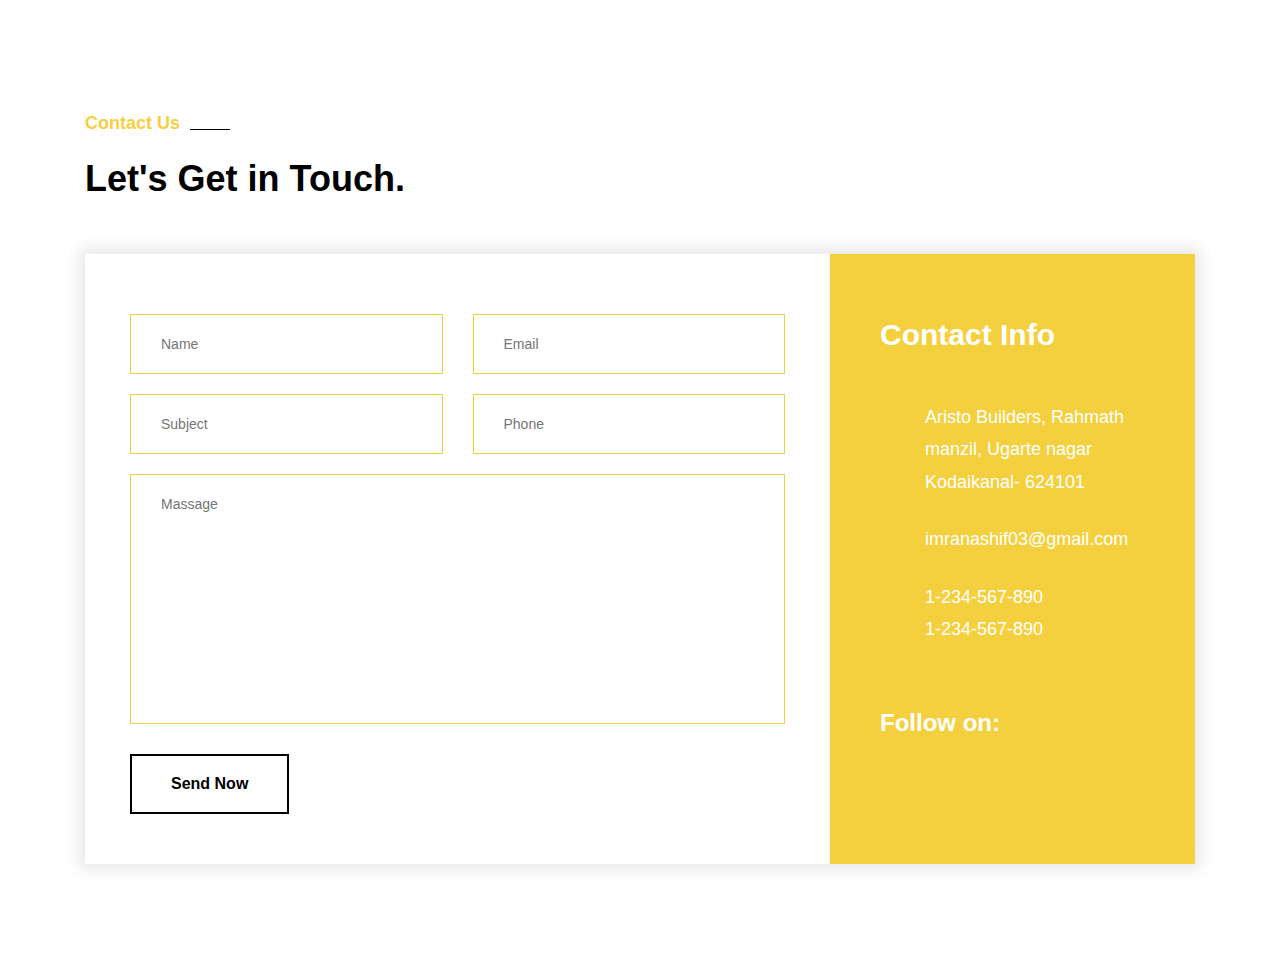
<file: Project_02/contact/index.html>
<!DOCTYPE html>
<html lang="en" >
<head>
  <meta charset="UTF-8">
  <title>Aristo Builders</title>
  <link rel="stylesheet" href="https://maxcdn.bootstrapcdn.com/bootstrap/4.1.3/css/bootstrap.min.css">
  <link rel="stylesheet" href="https://demo.voidcoders.com/htmldemo/fitgear/main-files/assets/css/animate.css">
<link rel="stylesheet" href="https://use.fontawesome.com/releases/v5.6.3/css/all.css" integrity="sha384-UHRtZLI+pbxtHCWp1t77Bi1L4ZtiqrqD80Kn4Z8NTSRyMA2Fd33n5dQ8lWUE00s/" crossorigin="anonymous"><link rel="stylesheet" href="./style.css">

</head>
<body>
<!-- partial:index.partial.html -->
<section class="contact-page-section">
      <div class="container">
          <div class="sec-title">
              <div class="title">Contact Us</div>
                <h2>Let's Get in Touch.</h2>
            </div>
            <div class="inner-container">
              <div class="row clearfix">
                
                  <!--Form Column-->
                    <div class="form-column col-md-8 col-sm-12 col-xs-12">
                      <div class="inner-column">
                          
                            <!--Contact Form-->
                            <div class="contact-form">
                                <form method="post" action="sendemail.php" id="contact-form">
                                    <div class="row clearfix">
                                        <div class="form-group col-md-6 col-sm-6 co-xs-12">
                                            <input type="text" name="name" value="" placeholder="Name" required>
                                        </div>
                                        <div class="form-group col-md-6 col-sm-6 co-xs-12">
                                            <input type="email" name="email" value="" placeholder="Email" required>
                                        </div>
                                        <div class="form-group col-md-6 col-sm-6 co-xs-12">
                                            <input type="text" name="subject" value="" placeholder="Subject" required>
                                        </div>
                                        <div class="form-group col-md-6 col-sm-6 co-xs-12">
                                            <input type="text" name="phone" value="" placeholder="Phone" required>
                                        </div>
                                        <div class="form-group col-md-12 col-sm-12 co-xs-12">
                                            <textarea name="message" placeholder="Massage"></textarea>
                                        </div>
                                        <div class="form-group col-md-12 col-sm-12 co-xs-12">
                                            <button type="submit" class="theme-btn btn-style-one">Send Now</button>
                                        </div>
                                    </div>
                                </form>
                            </div>
                            <!--End Contact Form-->
                            
                        </div>
                    </div>
                    
                    <!--Info Column-->
                    <div class="info-column col-md-4 col-sm-12 col-xs-12">
                      <div class="inner-column">
                          <h2>Contact Info</h2>
                            <ul class="list-info">
                              <li><i class="fas fa-globe"></i>Aristo Builders,
Rahmath manzil,
Ugarte nagar 
Kodaikanal- 624101</li>
                                <li><i class="far fa-envelope"></i>imranashif03@gmail.com</li>
                                <li><i class="fas fa-phone"></i>1-234-567-890 <br> 1-234-567-890</li>
                            </ul>
                            <ul class="social-icon-four">
                                <li class="follow">Follow on: </li>
                                <li><a href="#"><i class="fab fa-facebook-f"></i></a></li>
                                <li><a href="#"><i class="fab fa-twitter"></i></a></li>
                                <li><a href="#"><i class="fab fa-google-plus-g"></i></a></li>
                                <li><a href="#"><i class="fab fa-dribbble"></i></a></li>
                                <li><a href="#"><i class="fab fa-pinterest-p"></i></a></li>
                            </ul>
                        </div>
                    </div>
                    
                </div>
            </div>
        </div>
    </section>
<!-- partial -->
  <script src='https://code.jquery.com/jquery-2.1.0.js'></script>
<script src='https://maxcdn.bootstrapcdn.com/bootstrap/4.1.3/js/bootstrap.min.js'></script>
</body>
</html>
</file>
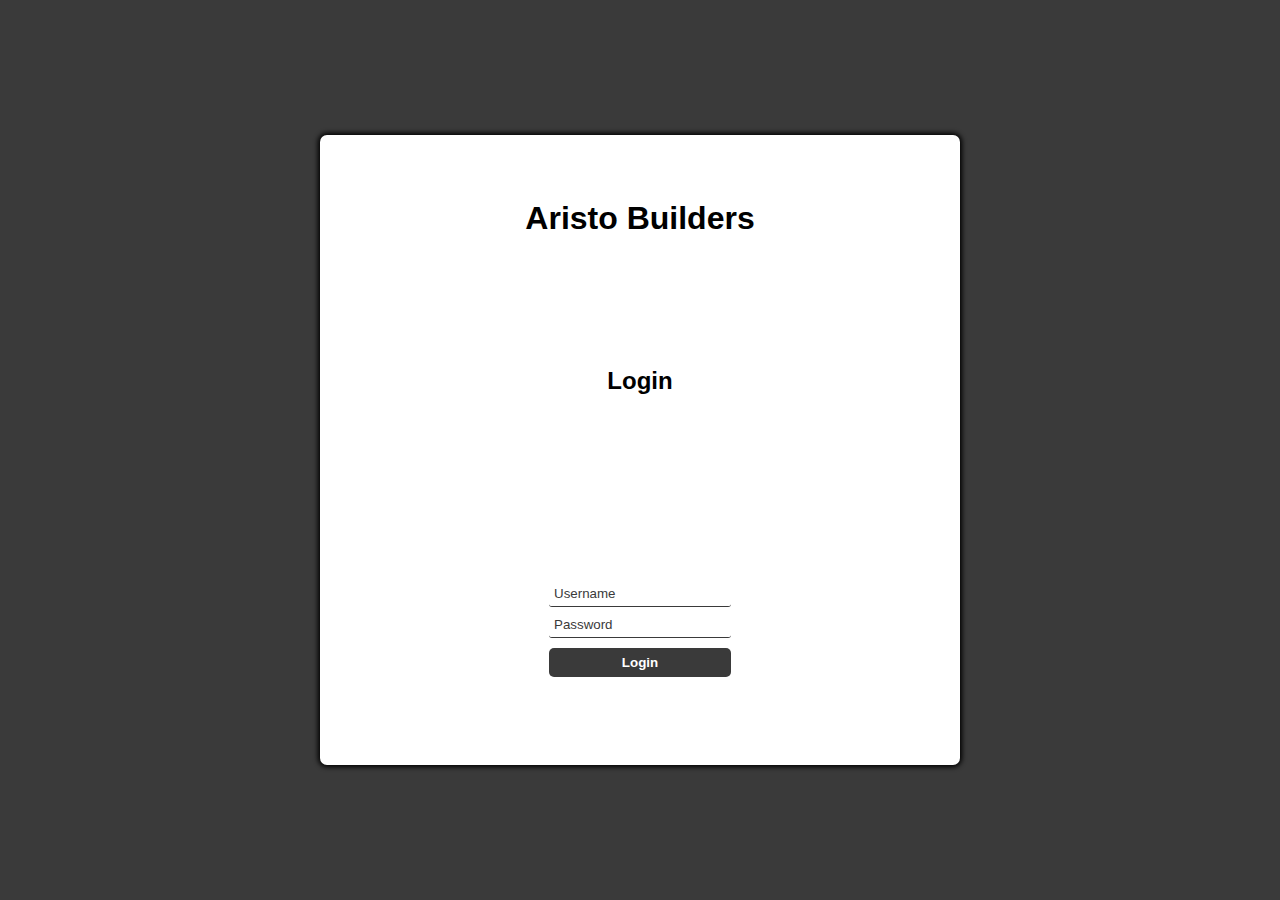
<file: Project_02/login.html>
<!DOCTYPE html>
<html lang="en">

<head>
  <meta charset="UTF-8">
  <meta name="viewport" content="width=device-width, initial-scale=1.0">
  <title>Login</title>
  <link rel="stylesheet" href="loginpage.css">
  <script defer src="login-page.js"></script>
</head>

<body>
  <main id="main-holder">
    <h1 id="login-header">Aristo Builders</h1>
    <h2 id="login-header">Login</h2>
    
    <div id="login-error-msg-holder">
      <p id="login-error-msg">Invalid username <span id="error-msg-second-line">and/or password</span></p>
    </div>
    
    <form id="login-form">
      <input type="text" name="username" id="username-field" class="login-form-field" placeholder="Username">
      <input type="password" name="password" id="password-field" class="login-form-field" placeholder="Password">
      <input type="submit" value="Login" id="login-form-submit">
    </form>
  
  </main>
</body>

</html>
</file>
<file: Project_02/contact/style.css>
li,ul
{
	list-style:none;padding:0;margin:0
}
.sec-title
{
	position:relative;padding-bottom:40px
}
.sec-title .title
{
	position:relative;
	color:#F4D03F;
	font-size:18px;
	font-weight:700;
	padding-right:50px;
	margin-bottom:15px;
	display:inline-block;
	text-transform:capitalize
}
.sec-title .title:before
{
	position:absolute;
	content:'';
	right:0;
	bottom:7px;
	width:40px;
	height:1px;
	background-color:black;
}
.sec-title h2
{
	position:relative;
	color:black;
	font-size:36px;
	font-weight:700;
	line-height:1.5em;
	display:block
}
.sec-title.light h2
{
	color:#fff
}
.contact-page-section
{
	position:relative;
	padding-top:110px;
	padding-bottom: 110px;
}
.contact-page-section .inner-container
{
	position:relative;
	z-index:1;
	background-color:#F4D03F;
	box-shadow:0 0 15px 5px rgba(0,0,0,.1)
}
.contact-page-section .form-column
{
	position:relative;
	padding:0 0 0 15px
}
.contact-page-section .form-column .inner-column
{
	position:relative;
	padding:60px 45px 30px;
	background-color:#fff
}
.contact-page-section .info-column
{
	position:relative
}
.contact-page-section .info-column .inner-column
{
	position:relative;
	padding:60px 35px
}
.contact-page-section .info-column h2
{
	position:relative;
	color:#fff;
	font-size:30px;
	font-weight:700;
	line-height:1.4em;
	margin-bottom:45px
}
.contact-page-section .info-column .list-info
{
	position:relative;
	margin-bottom:60px
}
.contact-page-section .info-column .list-info li
{
	position:relative;
	margin-bottom:25px;
	font-size:18px;
	color:#fff;
	line-height:1.8em;
	padding-left:45px
}
.contact-page-section .info-column .list-info li:last-child
{
	margin-bottom:0
}
.contact-page-section .info-column .list-info li i
{
	position:absolute;
	left:0;
	top:8px;
	color:#fff;
	font-size:30px
}
.contact-form
{
	position:relative
}
.contact-form .form-group
{
	position:relative;
	margin-bottom:20px
}
.contact-form input[type=text],.contact-form input[type=email],.contact-form textarea{position:relative;display:block;width:100%;height:60px;color:#222;font-size:14px;line-height:38px;padding:10px 30px;border:1px solid #F4D03F;background-color:#fff;transition:all .3s ease;-ms-transition:all .3s ease;-webkit-transition:all .3s ease}.contact-form input[type=text]:focus,.contact-form input[type=email]:focus,.contact-form textarea:focus{border-color:#F4D03F}.contact-form textarea{height:250px;resize:none}.contact-form .theme-btn{font-size:16px;font-weight:700;margin-top:10px;text-transform:capitalize;padding:16px 39px;border:2px solid black;font-family:Arimo,sans-serif;background:white;display:inline-block;position:relative;line-height:24px;cursor:pointer;color:black}.contact-form .theme-btn:hover{color:#F4D03F;border-color:#F4D03F;background:0 0}.contact-form input.error,.contact-form select.error,.contact-form textarea.error{border-color:red!important}.contact-form label.error{display:block;line-height:24px;padding:5px 0 0;margin:0;text-transform:uppercase;font-size:12px;color:red;font-weight:500}.social-icon-four{position:relative}.social-icon-four li{position:relative;margin-right:18px;display:inline-block}.social-icon-four li.follow{color:#fff;font-weight:600;font-size:24px;display:block;margin-bottom:20px}.social-icon-four li a{position:relative;font-size:20px;color:#fff;-webkit-transition:all .3s ease;-ms-transition:all .3s ease;-o-transition:all .3s ease;-moz-transition:all .3s ease;transition:all .3s ease}.social-icon-four li a:hover{color:black}
</file>
<file: Project_02/loginpage.css>
html {
  height: 100%;
}

body {
  height: 100%;
  margin: 0;
  font-family: Arial, Helvetica, sans-serif;
  display: grid;
  justify-items: center;
  align-items: center;
  background-color: #3a3a3a;
}

#main-holder {
  width: 50%;
  height: 70%;
  display: grid;
  justify-items: center;
  align-items: center;
  background-color: white;
  border-radius: 7px;
  box-shadow: 0px 0px 5px 2px black;
}

#login-error-msg-holder {
  width: 100%;
  height: 100%;
  display: grid;
  justify-items: center;
  align-items: center;
}

#login-error-msg {
  width: 23%;
  text-align: center;
  margin: 0;
  padding: 5px;
  font-size: 12px;
  font-weight: bold;
  color: #8a0000;
  border: 1px solid #8a0000;
  background-color: #e58f8f;
  opacity: 0;
}

#error-msg-second-line {
  display: block;
}

#login-form {
  align-self: flex-start;
  display: grid;
  justify-items: center;
  align-items: center;
}

.login-form-field::placeholder {
  color: #3a3a3a;
}

.login-form-field {
  border: none;
  border-bottom: 1px solid #3a3a3a;
  margin-bottom: 10px;
  border-radius: 3px;
  outline: none;
  padding: 0px 0px 5px 5px;
}

#login-form-submit {
  width: 100%;
  padding: 7px;
  border: none;
  border-radius: 5px;
  color: white;
  font-weight: bold;
  background-color: #3a3a3a;
  cursor: pointer;
  outline: none;
}
#login-header{
  color: black;
}
#login-header:hover{
  color:F4D03F;
}
</file>
